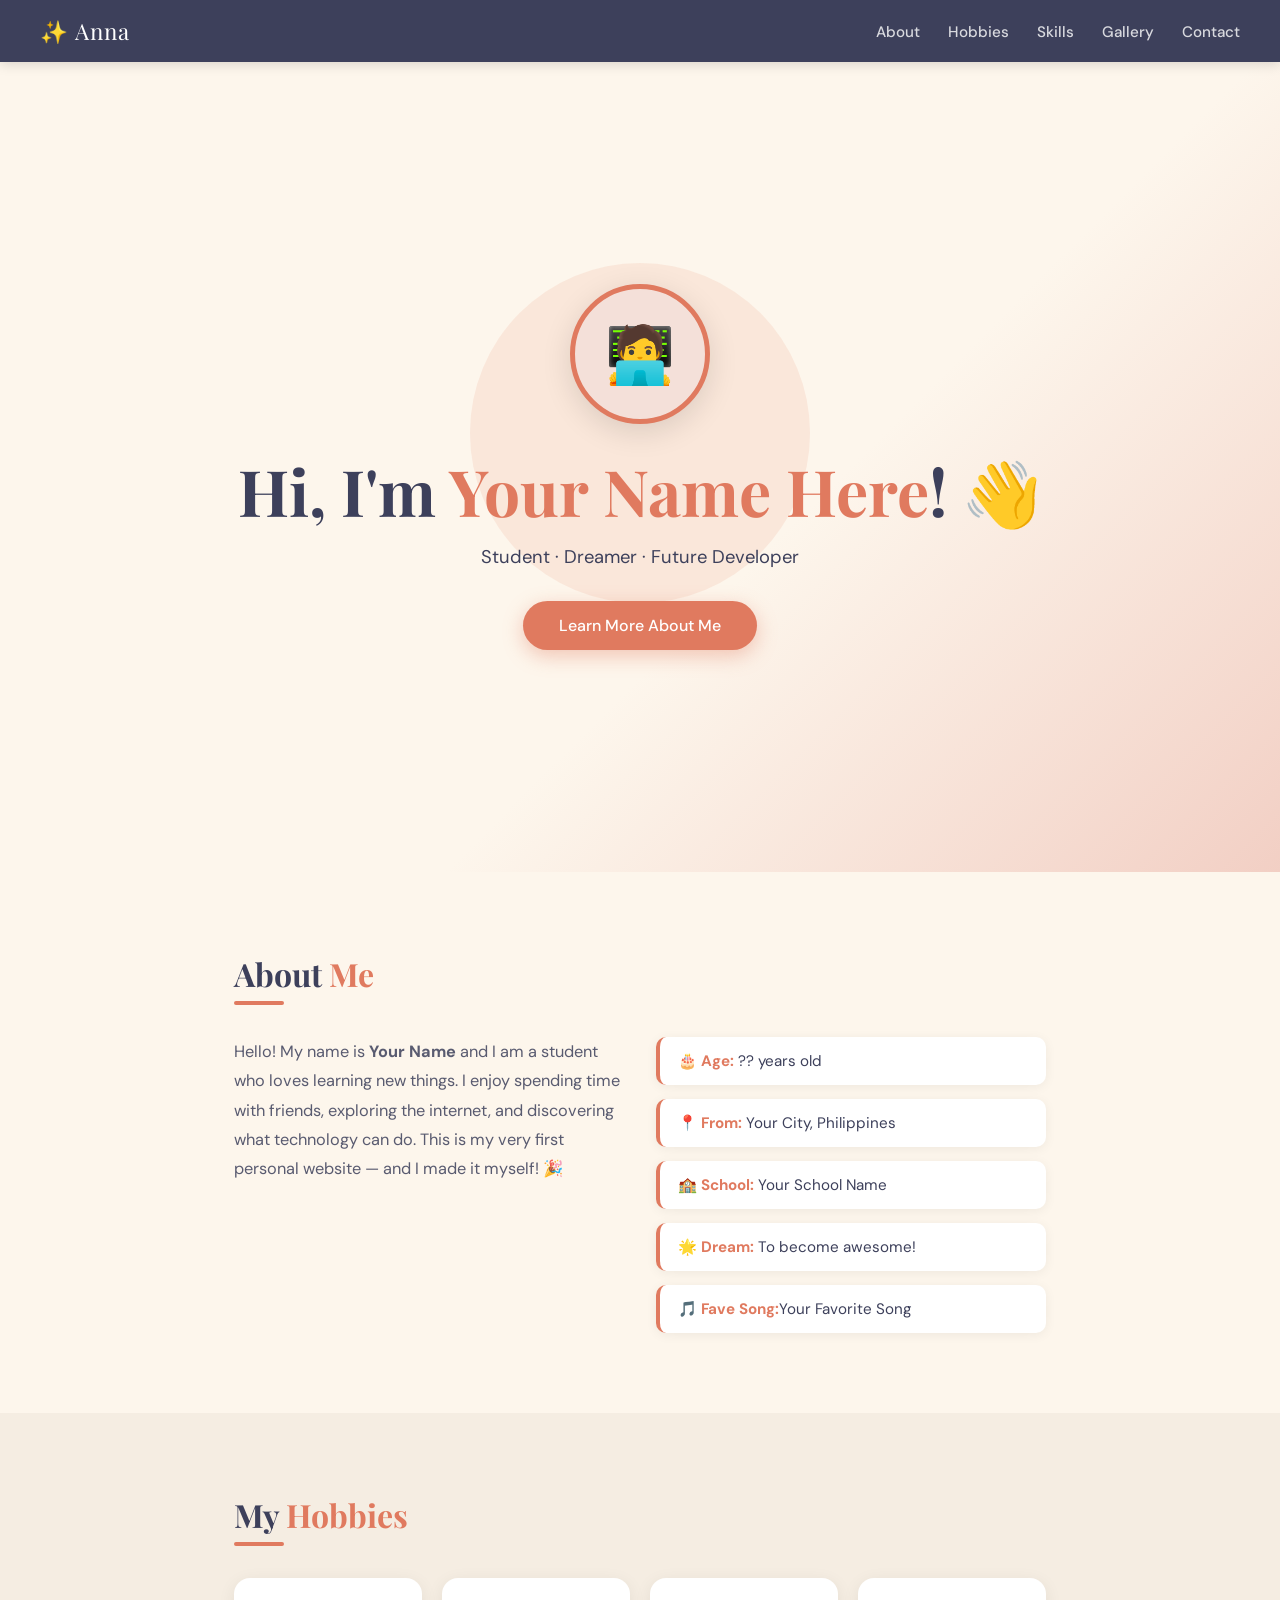
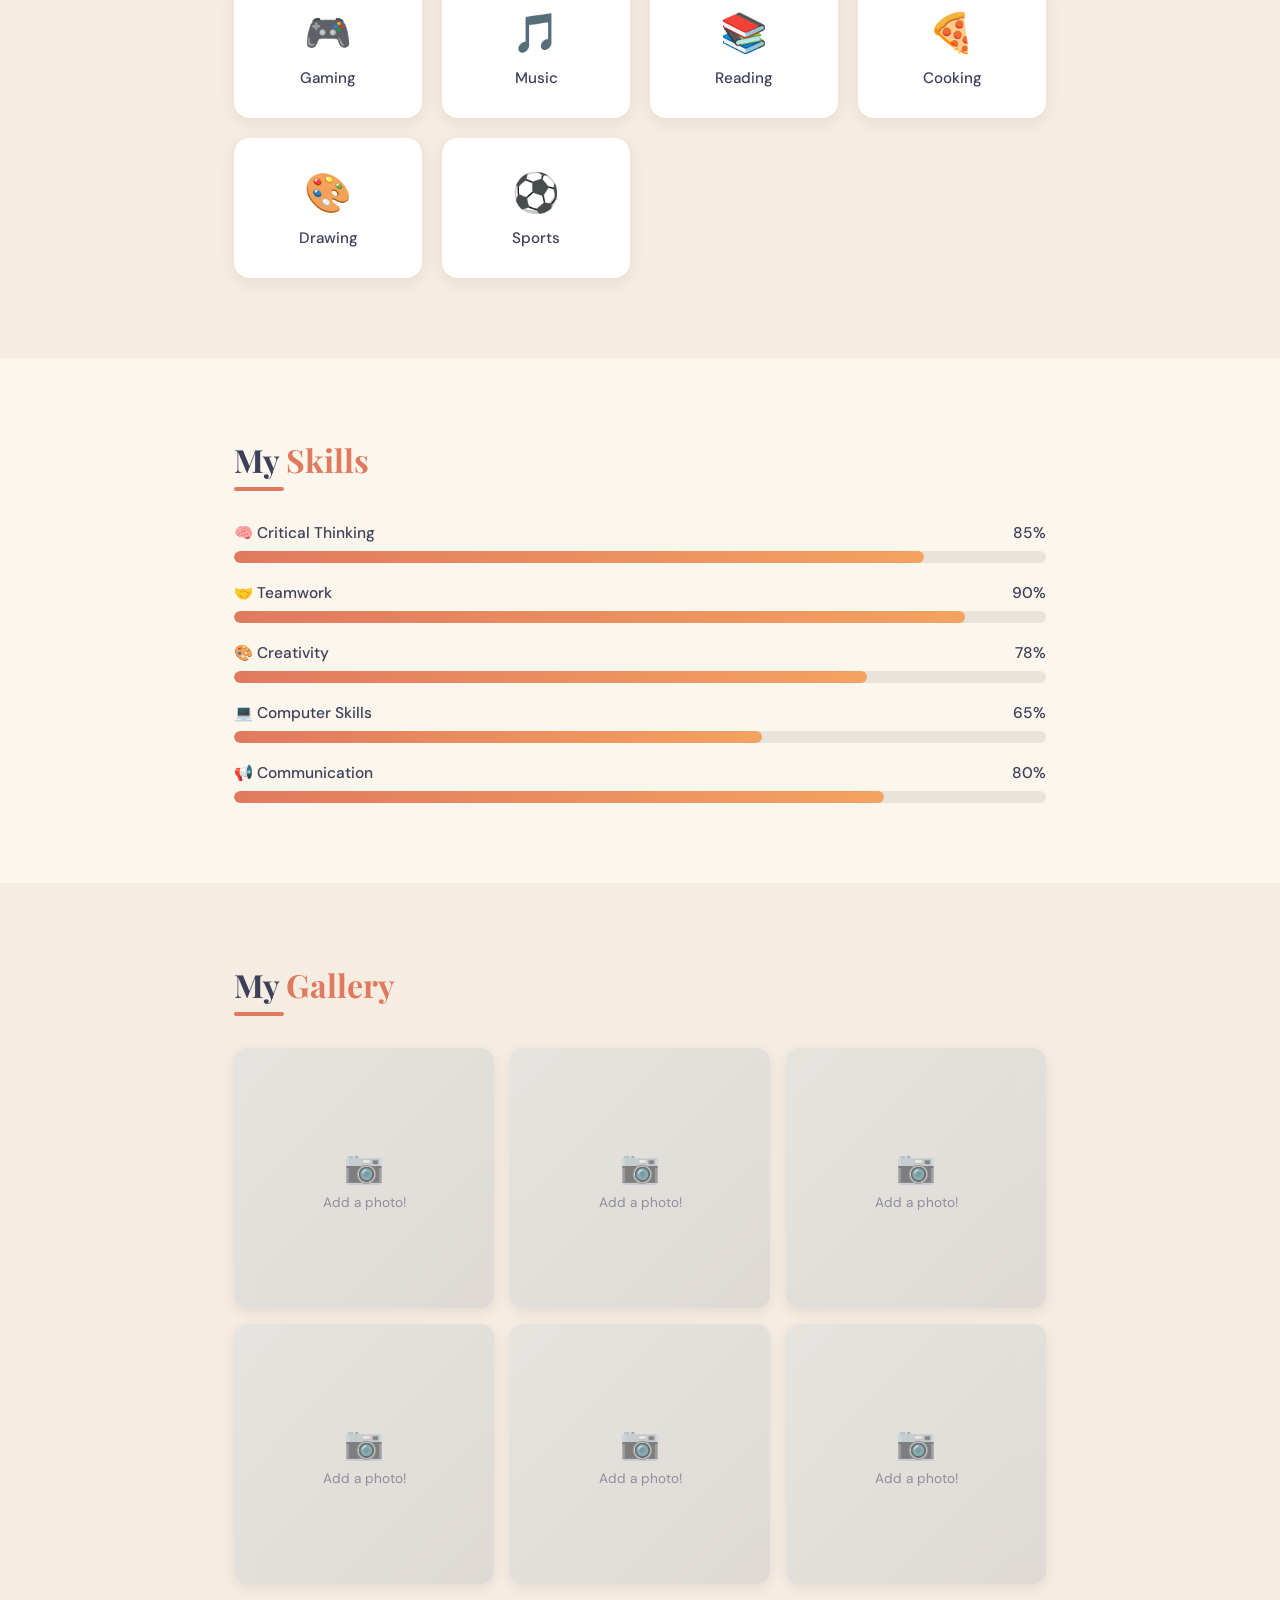
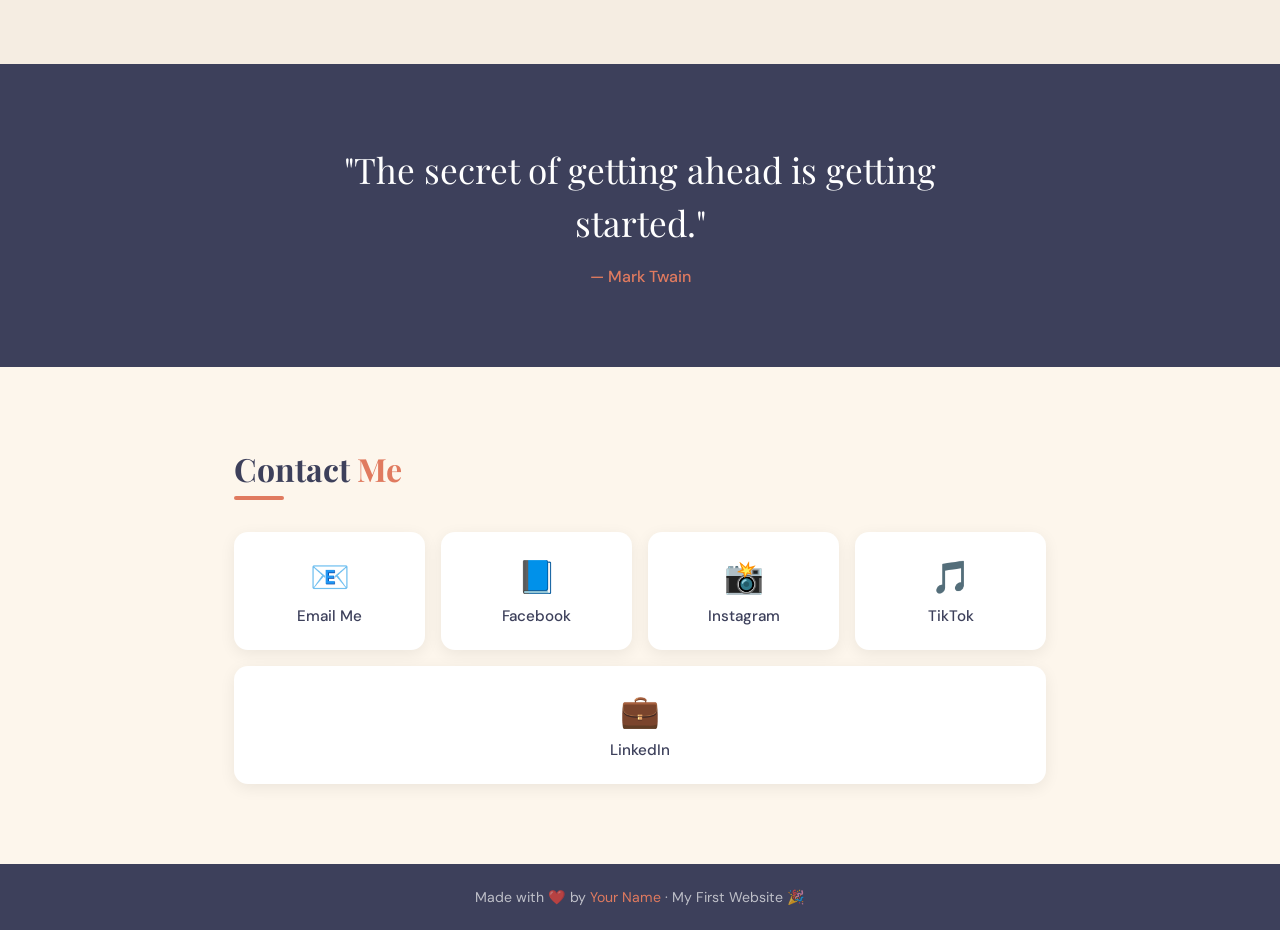
<file: personal web/index.html>
<!DOCTYPE html>
<html lang="en">
<head>
  <meta charset="UTF-8" />
  <meta name="viewport" content="width=device-width, initial-scale=1.0"/>

 
  <title>My website</title>  <!-- Change "My website" to your own title! -->

  <!-- Google Fonts — the pretty fonts used on this page -->
  <link href="https://fonts.googleapis.com/css2?family=Playfair+Display:wght@700&family=DM+Sans:wght@400;500&display=swap" rel="stylesheet"/>

  <!-- 🎨 This links to your CSS file (style.css) — that's where colors & design live -->
  <link rel="stylesheet" href="style.css"/>
</head>

<body>

  <!-- ============================================================
       🔝 NAVIGATION BAR
         Change "✨ My Website" to your own website name!
       ============================================================ -->
  <nav>
    <div class="nav-logo">✨ Anna</div>
    <div class="nav-links">
      <a href="#about">About</a>
      <a href="#hobbies">Hobbies</a>
      <a href="#skills">Skills</a>
      <a href="#gallery">Gallery</a>
      <a href="#contact">Contact</a>
    </div>
  </nav>


  <!-- ============================================================
       🌟 HERO SECTION — The big intro at the top
         You can replace the emoji avatar with a real photo:
           <img class="avatar" src="YOUR_PHOTO_URL" alt="My Photo">
       ============================================================ -->
  <section class="hero">

    <!-- Profile picture (emoji for now — swap with a real photo!) -->
    <div class="avatar" style="display:flex; align-items:center; justify-content:center; background:#f4e0d9; font-size:3.5rem;">🧑‍💻</div>

    <h1>Hi, I'm <span id="hero-name">Your Name Here</span>! 👋</h1>
    <p class="tagline" id="hero-tagline">Student · Dreamer · Future Developer</p>
    <button class="hero-btn" onclick="scrollToSection('about')">Learn More About Me</button>

  </section>


  <!-- ============================================================
       👤 ABOUT ME SECTION
         Edit the text, facts, and details below!
       ============================================================ -->
  <section class="section fade-in" id="about">
    <h2 class="section-title">About <span>Me</span></h2>
    <div class="divider"></div>

    <div class="about-grid">

      <!--  Your bio paragraph (also editable in script.js!) -->
      <div class="about-text">
        <p id="about-text">
          Hello! My name is <strong>Your Name</strong> and I am a student who loves learning
          new things. I enjoy spending time with friends, exploring the internet, and discovering
          what technology can do. This is my very first personal website — and I made it myself! 🎉
        </p>
      </div>

      <!--  Your fun facts (also editable in script.js!) -->
      <div class="fun-facts">
        <div class="fact-card">🎂 <strong>Age:</strong>      <span id="fact-age">?? years old</span></div>
        <div class="fact-card">📍 <strong>From:</strong>     <span id="fact-location">Your City, Philippines</span></div>
        <div class="fact-card">🏫 <strong>School:</strong>   <span id="fact-school">Your School Name</span></div>
        <div class="fact-card">🌟 <strong>Dream:</strong>    <span id="fact-dream">To become awesome!</span></div>
        <div class="fact-card">🎵 <strong>Fave Song:</strong><span id="fact-song">Your Favorite Song</span></div>
      </div>

    </div>
  </section>


  <!-- ============================================================
       🎯 HOBBIES SECTION
         Change the emoji and label inside each hobby card!
           To add a new hobby: copy one <div class="hobby-card"> block and paste it.
           To remove a hobby: delete one <div class="hobby-card"> block.
           Click a card to randomly change its emoji! (Try it!)
       ============================================================ -->
  <section class="section fade-in" id="hobbies" style="background: #f5ede2; max-width:100%; padding: 80px 0;">
    <div style="max-width:860px; margin:0 auto; padding: 0 24px;">
      <h2 class="section-title">My <span>Hobbies</span></h2>
      <div class="divider"></div>

      <div class="hobbies-grid">

        <div class="hobby-card">
          <div class="hobby-icon">🎮</div>
          <div class="hobby-label">Gaming</div>
        </div>

        <div class="hobby-card">
          <div class="hobby-icon">🎵</div>
          <div class="hobby-label">Music</div>
        </div>

        <div class="hobby-card">
          <div class="hobby-icon">📚</div>
          <div class="hobby-label">Reading</div>
        </div>

        <div class="hobby-card">
          <div class="hobby-icon">🍕</div>
          <div class="hobby-label">Cooking</div>
        </div>

        <div class="hobby-card">
          <div class="hobby-icon">🎨</div>
          <div class="hobby-label">Drawing</div>
        </div>

        <div class="hobby-card">
          <div class="hobby-icon">⚽</div>
          <div class="hobby-label">Sports</div>
        </div>

      </div>
    </div>
  </section>


  <!-- ============================================================
       📊 SKILLS SECTION
         Change the skill name and data-level (0 to 100) for each bar.
           data-level="75" means 75% skill level.
           To add a skill: copy one <div class="skill-item"> block and paste it.
       ============================================================ -->
  <section class="section fade-in" id="skills">
    <h2 class="section-title">My <span>Skills</span></h2>
    <div class="divider"></div>

    <div class="skills-list">

      <div class="skill-item">
        <label><span>🧠 Critical Thinking</span><span>85%</span></label>
        <div class="skill-bar-bg"><div class="skill-bar-fill" data-level="85"></div></div>
      </div>

      <div class="skill-item">
        <label><span>🤝 Teamwork</span><span>90%</span></label>
        <div class="skill-bar-bg"><div class="skill-bar-fill" data-level="90"></div></div>
      </div>

      <div class="skill-item">
        <label><span>🎨 Creativity</span><span>78%</span></label>
        <div class="skill-bar-bg"><div class="skill-bar-fill" data-level="78"></div></div>
      </div>

      <div class="skill-item">
        <label><span>💻 Computer Skills</span><span>65%</span></label>
        <div class="skill-bar-bg"><div class="skill-bar-fill" data-level="65"></div></div>
      </div>

      <div class="skill-item">
        <label><span>📢 Communication</span><span>80%</span></label>
        <div class="skill-bar-bg"><div class="skill-bar-fill" data-level="80"></div></div>
      </div>

    </div>
  </section>


  <!-- ============================================================
       🖼️ GALLERY SECTION
         To add a real photo, replace the inside of a .gallery-item with:
           <img src="YOUR_IMAGE_URL" alt="Description of photo">
       ============================================================ -->
  <section class="section fade-in" id="gallery" style="background: #f5ede2; max-width:100%; padding: 80px 0;">
    <div style="max-width:860px; margin:0 auto; padding: 0 24px;">
      <h2 class="section-title">My <span>Gallery</span></h2>
      <div class="divider"></div>

      <div class="gallery-grid">

        <div class="gallery-item">
          <div class="gallery-placeholder"><span>📷</span>Add a photo!</div>
        </div>

        <div class="gallery-item">
          <div class="gallery-placeholder"><span>📷</span>Add a photo!</div>
        </div>

        <div class="gallery-item">
          <div class="gallery-placeholder"><span>📷</span>Add a photo!</div>
        </div>

        <div class="gallery-item">
          <div class="gallery-placeholder"><span>📷</span>Add a photo!</div>
        </div>

        <div class="gallery-item">
          <div class="gallery-placeholder"><span>📷</span>Add a photo!</div>
        </div>

        <div class="gallery-item">
          <div class="gallery-placeholder"><span>📷</span>Add a photo!</div>
        </div>

      </div>
    </div>
  </section>


  <!-- ============================================================
       💬 FAVORITE QUOTE SECTION
         Change the quote and author (also editable in script.js!)
       ============================================================ -->
  <section class="quote-section fade-in">
    <p class="quote-text" id="fav-quote">
      "The secret of getting ahead is getting started."
    </p>
    <p class="quote-author" id="quote-author">— Mark Twain</p>
  </section>


  <!-- ============================================================
       📬 CONTACT / SOCIAL LINKS SECTION
         Replace # with your real social media links!
           For email use: href="mailto:youremail@example.com"
       ============================================================ -->
  <section class="section fade-in" id="contact">
    <h2 class="section-title">Contact <span>Me</span></h2>
    <div class="divider"></div>

    <div class="contact-cards">

      <a class="contact-card" href="mailto:youremail@example.com">
        <div class="contact-icon">📧</div>
        Email Me
      </a>

      <a class="contact-card" href="#" target="_blank">
        <div class="contact-icon">📘</div>
        Facebook
      </a>

      <a class="contact-card" href="#" target="_blank">
        <div class="contact-icon">📸</div>
        Instagram
      </a>

      <a class="contact-card" href="#" target="_blank">
        <div class="contact-icon">🎵</div>
        TikTok
      </a>

      <a class="contact-card" href="#" target="_blank">
        <div class="contact-icon">💼</div>
        LinkedIn
      </a>

    </div>
  </section>


  <!-- ============================================================
       🦶 FOOTER
         Change "Your Name" below (also editable in script.js!)
       ============================================================ -->
  <footer>
    Made with ❤️ by <span id="footer-name">Your Name</span> · My First Website 🎉
  </footer>


  <!-- ⚙️ This links to your JavaScript file (script.js) — that's where the magic happens! -->
  <script src="script.js"></script>

</body>
</html>
</file>
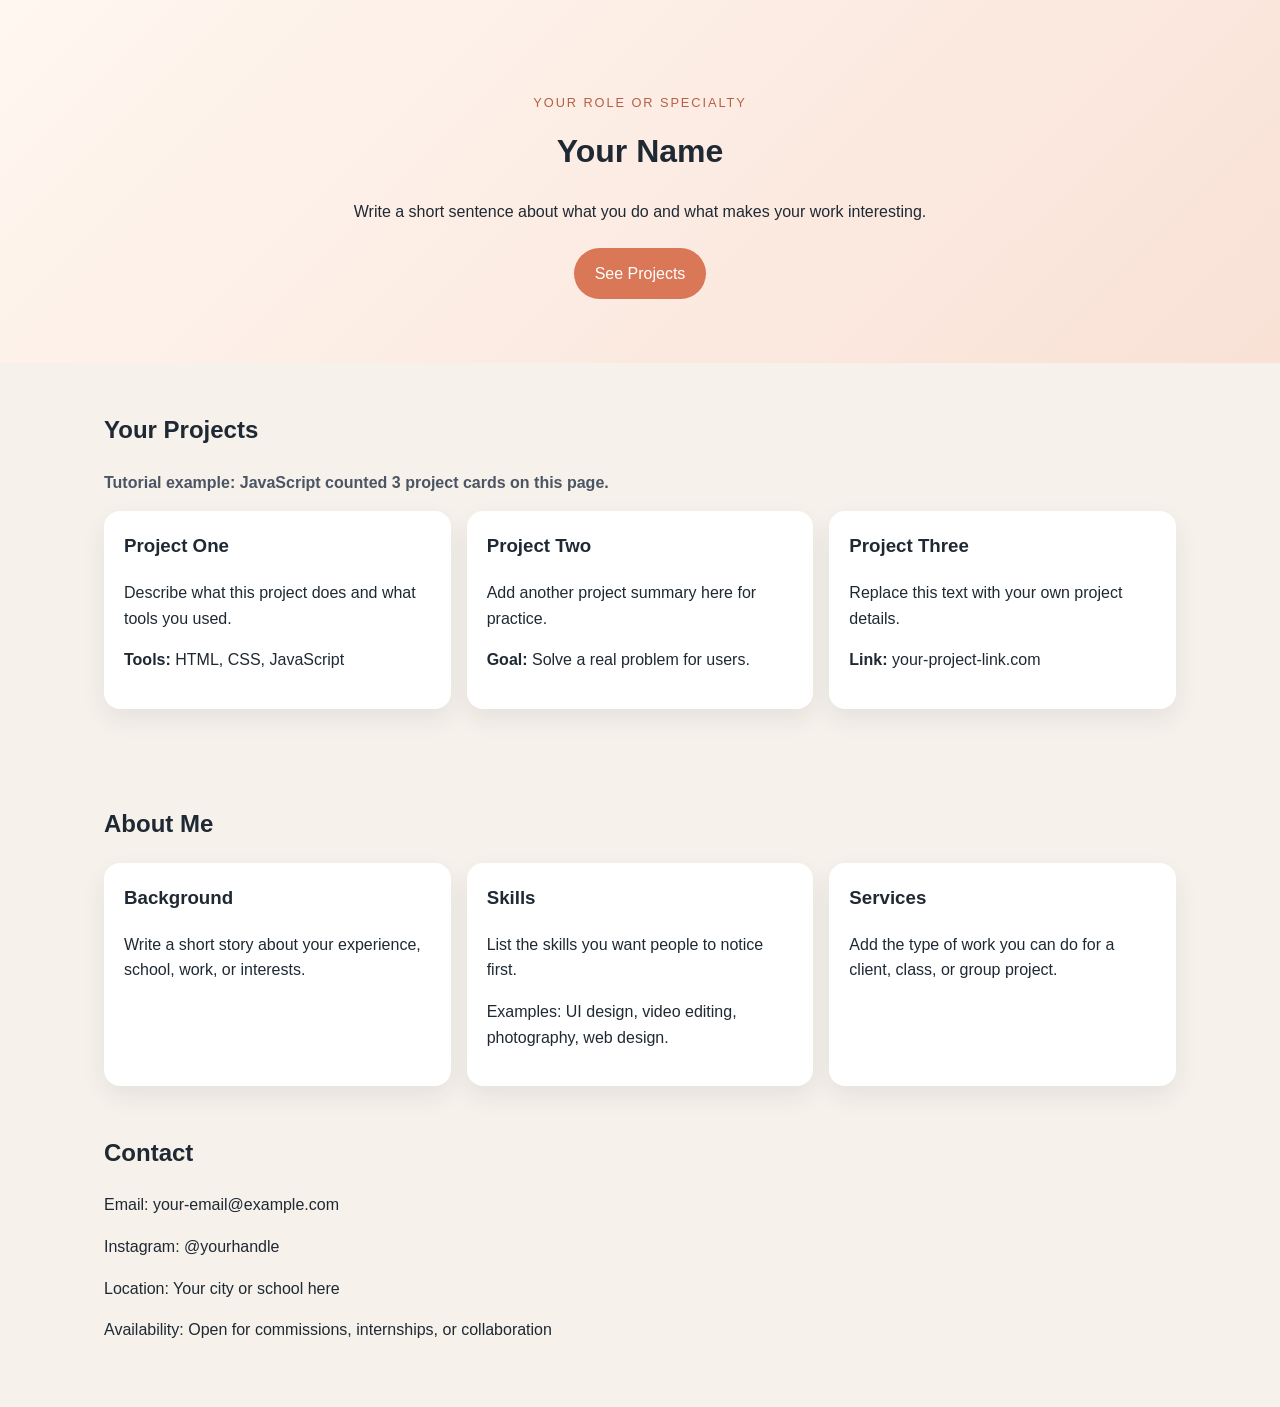
<file: activity/01-portfolio/index.html>
<!doctype html>
<html lang="en">
<head>
  <meta charset="UTF-8" />
  <meta name="viewport" content="width=device-width, initial-scale=1.0" />
  <title>Your Portfolio</title>
  <!-- This file connects your HTML structure to the CSS design. -->
  <link rel="stylesheet" href="styles.css" />
</head>
<body>
  <!-- Hero section: change this text first to introduce yourself. -->
  <header class="hero">
    <p class="eyebrow">Your role or specialty</p>
    <h1>Your Name</h1>
    <p class="intro">Write a short sentence about what you do and what makes your work interesting.</p>
    <a class="button" href="#projects">See Projects</a>
  </header>

  <main>
    <!-- Projects section: duplicate or remove cards as needed. -->
    <section class="section" id="projects">
      <h2>Your Projects</h2>
      <div class="grid">
        <article class="card">
          <h3>Project One</h3>
          <p>Describe what this project does and what tools you used.</p>
          <p><strong>Tools:</strong> HTML, CSS, JavaScript</p>
        </article>
        <article class="card">
          <h3>Project Two</h3>
          <p>Add another project summary here for practice.</p>
          <p><strong>Goal:</strong> Solve a real problem for users.</p>
        </article>
        <article class="card">
          <h3>Project Three</h3>
          <p>Replace this text with your own project details.</p>
          <p><strong>Link:</strong> your-project-link.com</p>
        </article>
      </div>
    </section>

    <section class="section">
      <h2>About Me</h2>
      <div class="grid">
        <article class="card">
          <h3>Background</h3>
          <p>Write a short story about your experience, school, work, or interests.</p>
        </article>
        <article class="card">
          <h3>Skills</h3>
          <p>List the skills you want people to notice first.</p>
          <p>Examples: UI design, video editing, photography, web design.</p>
        </article>
        <article class="card">
          <h3>Services</h3>
          <p>Add the type of work you can do for a client, class, or group project.</p>
        </article>
      </div>
    </section>

  <!-- Contact section: replace with your real contact details. -->
    <section class="section contact">
      <h2>Contact</h2>
      <p>Email: your-email@example.com</p>
      <p>Instagram: @yourhandle</p>
      <p>Location: Your city or school here</p>
      <p>Availability: Open for commissions, internships, or collaboration</p>
    </section>
  </main>
  <!-- This page also uses a beginner-friendly JavaScript file. -->
  <script src="script.js"></script>
</body>
</html>
</file>
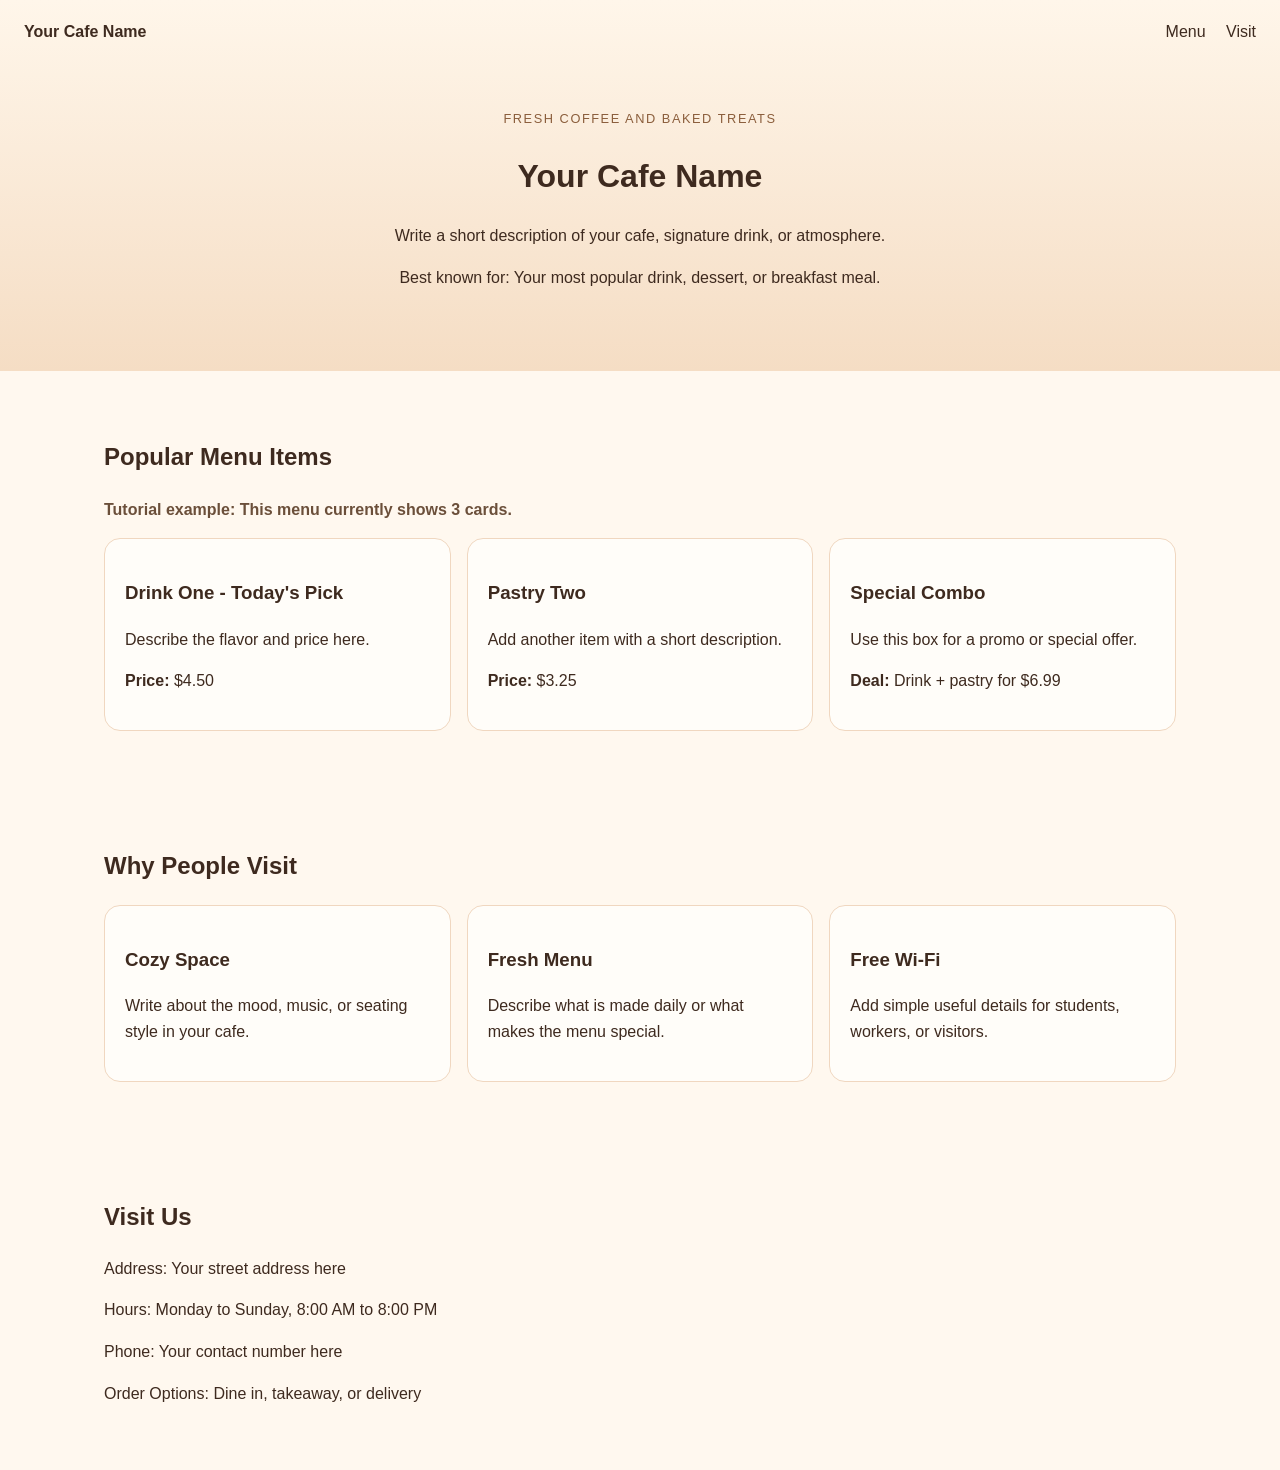
<file: activity/02-cafe/index.html>
<!doctype html>
<html lang="en">
<head>
  <meta charset="UTF-8" />
  <meta name="viewport" content="width=device-width, initial-scale=1.0" />
  <title>Your Cafe</title>
  <!-- This file connects your cafe page layout to the CSS file. -->
  <link rel="stylesheet" href="styles.css" />
</head>
<body>
  <!-- Header section with the cafe name and simple navigation links. -->
  <header class="hero">
    <nav class="nav">
      <strong>Your Cafe Name</strong>
      <div>
        <a href="#menu">Menu</a>
        <a href="#visit">Visit</a>
      </div>
    </nav>
    <div class="hero-copy">
      <p class="eyebrow">Fresh coffee and baked treats</p>
      <h1>Your Cafe Name</h1>
      <p>Write a short description of your cafe, signature drink, or atmosphere.</p>
      <p>Best known for: Your most popular drink, dessert, or breakfast meal.</p>
    </div>
  </header>

  <main>
    <!-- Menu section: edit these cards to show your drinks or food items. -->
    <section class="section" id="menu">
      <h2>Popular Menu Items</h2>
      <div class="grid">
        <article class="card">
          <h3>Drink One</h3>
          <p>Describe the flavor and price here.</p>
          <p><strong>Price:</strong> $4.50</p>
        </article>
        <article class="card">
          <h3>Pastry Two</h3>
          <p>Add another item with a short description.</p>
          <p><strong>Price:</strong> $3.25</p>
        </article>
        <article class="card">
          <h3>Special Combo</h3>
          <p>Use this box for a promo or special offer.</p>
          <p><strong>Deal:</strong> Drink + pastry for $6.99</p>
        </article>
      </div>
    </section>

    <section class="section">
      <h2>Why People Visit</h2>
      <div class="grid">
        <article class="card">
          <h3>Cozy Space</h3>
          <p>Write about the mood, music, or seating style in your cafe.</p>
        </article>
        <article class="card">
          <h3>Fresh Menu</h3>
          <p>Describe what is made daily or what makes the menu special.</p>
        </article>
        <article class="card">
          <h3>Free Wi-Fi</h3>
          <p>Add simple useful details for students, workers, or visitors.</p>
        </article>
      </div>
    </section>

  <!-- Visit section: update the address and opening hours here. -->
    <section class="section" id="visit">
      <h2>Visit Us</h2>
      <p>Address: Your street address here</p>
      <p>Hours: Monday to Sunday, 8:00 AM to 8:00 PM</p>
      <p>Phone: Your contact number here</p>
      <p>Order Options: Dine in, takeaway, or delivery</p>
    </section>
  </main>
  <!-- This page also uses a beginner-friendly JavaScript file. -->
  <script src="script.js"></script>
</body>
</html>
</file>
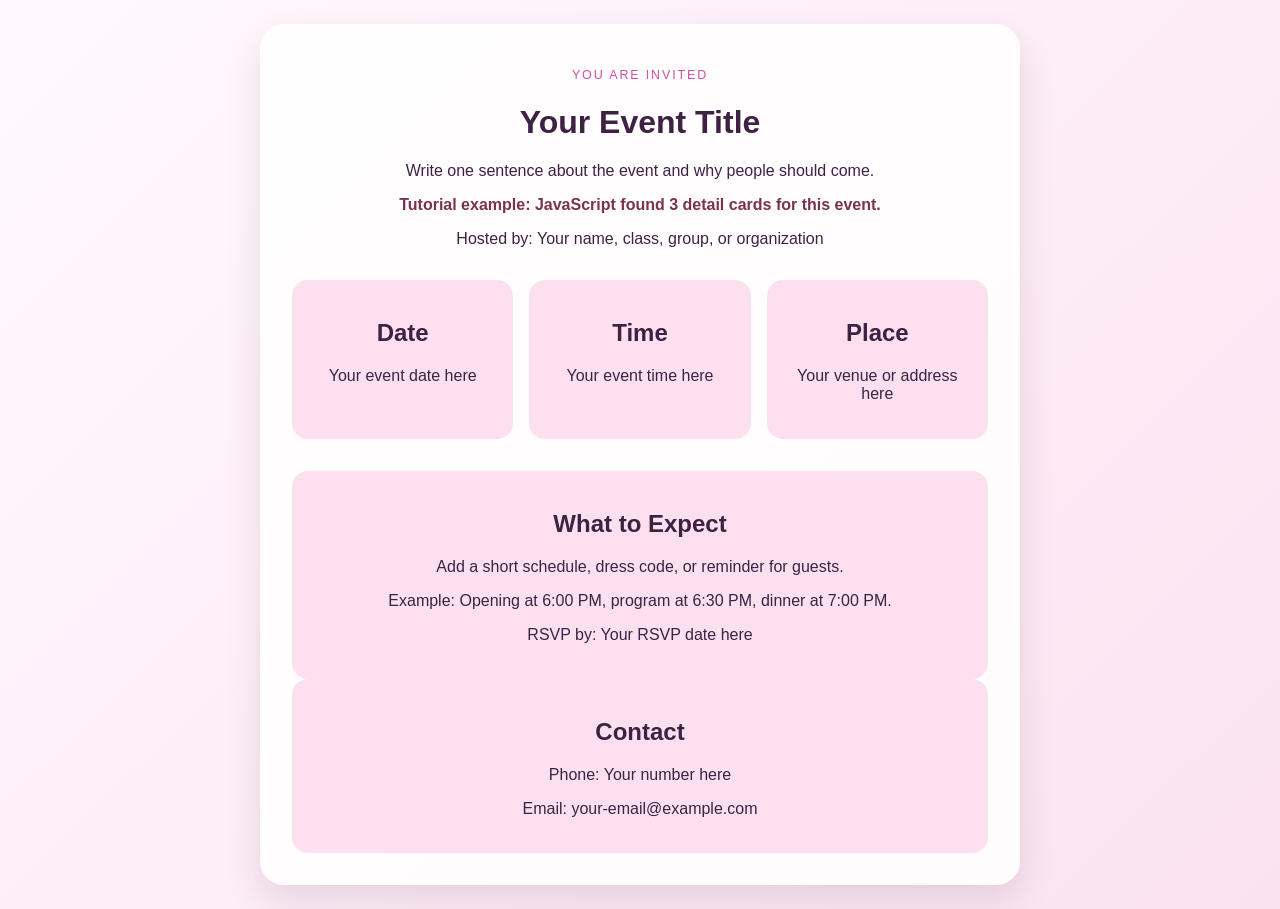
<file: activity/05-event-invite/index.html>
<!doctype html>
<html lang="en">
<head>
  <meta charset="UTF-8" />
  <meta name="viewport" content="width=device-width, initial-scale=1.0" />
  <title>Your Event</title>
  <!-- This file connects the invitation content to its CSS file. -->
  <link rel="stylesheet" href="styles.css" />
</head>
<body>
  <!-- Main invitation card: edit this section with your event details. -->
  <main class="invite">
    <p class="eyebrow">You are invited</p>
    <h1>Your Event Title</h1>
    <p class="lead">Write one sentence about the event and why people should come.</p>
    <p>Hosted by: Your name, class, group, or organization</p>

    <!-- Event details: update date, time, and place here. -->
    <section class="details">
      <div class="detail-card">
        <h2>Date</h2>
        <p>Your event date here</p>
      </div>
      <div class="detail-card">
        <h2>Time</h2>
        <p>Your event time here</p>
      </div>
      <div class="detail-card">
        <h2>Place</h2>
        <p>Your venue or address here</p>
      </div>
    </section>

  <!-- Notes section: add reminders, a short program, or dress code. -->
    <section class="notes">
      <h2>What to Expect</h2>
      <p>Add a short schedule, dress code, or reminder for guests.</p>
      <p>Example: Opening at 6:00 PM, program at 6:30 PM, dinner at 7:00 PM.</p>
      <p>RSVP by: Your RSVP date here</p>
    </section>

    <section class="notes">
      <h2>Contact</h2>
      <p>Phone: Your number here</p>
      <p>Email: your-email@example.com</p>
    </section>
  </main>
  <!-- This page also uses a beginner-friendly JavaScript file. -->
  <script src="script.js"></script>
</body>
</html>
</file>
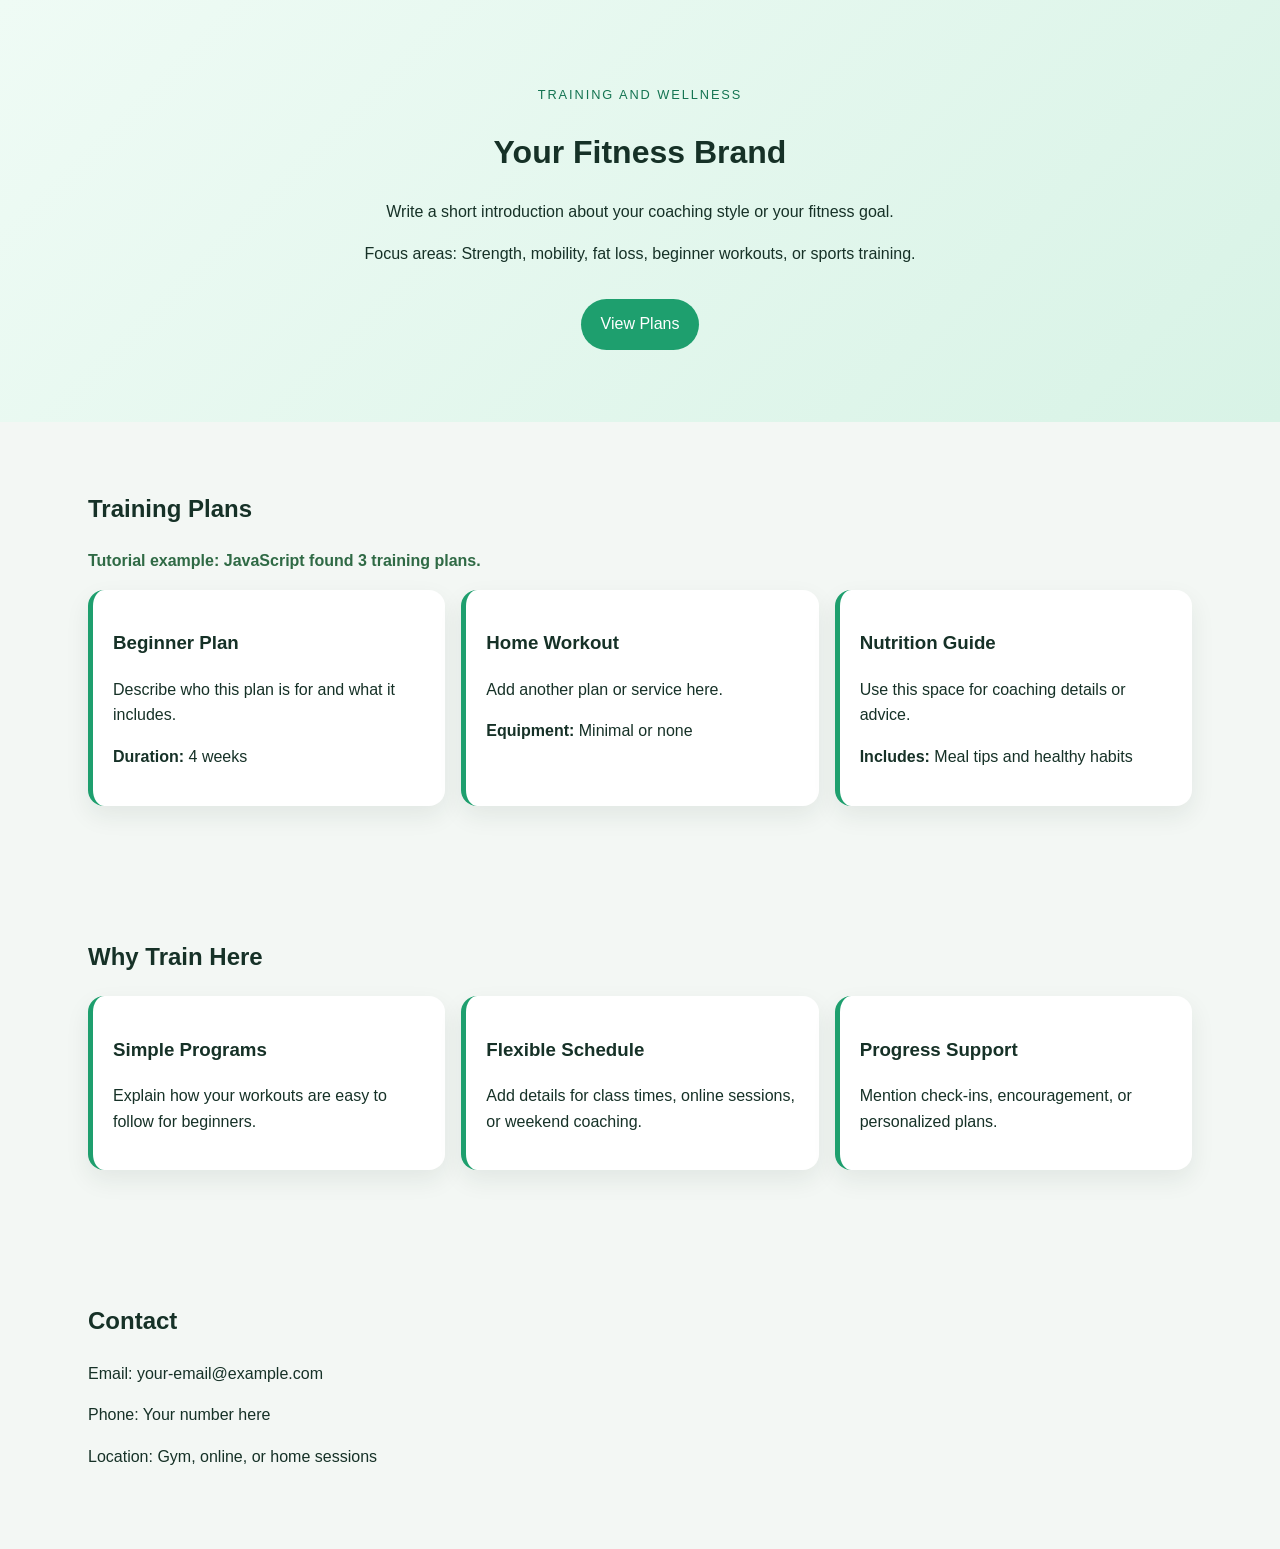
<file: activity/06-fitness-coach/index.html>
<!doctype html>
<html lang="en">
<head>
  <meta charset="UTF-8" />
  <meta name="viewport" content="width=device-width, initial-scale=1.0" />
  <title>Your Fitness Site</title>
  <!-- This file connects your fitness page structure to the CSS file. -->
  <link rel="stylesheet" href="styles.css" />
</head>
<body>
  <!-- Hero section: introduce your coaching brand or fitness focus. -->
  <header class="hero">
    <div>
      <p class="eyebrow">Training and wellness</p>
      <h1>Your Fitness Brand</h1>
      <p>Write a short introduction about your coaching style or your fitness goal.</p>
      <p>Focus areas: Strength, mobility, fat loss, beginner workouts, or sports training.</p>
      <a class="button" href="#plans">View Plans</a>
    </div>
  </header>

  <main>
    <!-- Plans section: edit these cards to list services or workout programs. -->
    <section class="section" id="plans">
      <h2>Training Plans</h2>
      <div class="grid">
        <article class="card">
          <h3>Beginner Plan</h3>
          <p>Describe who this plan is for and what it includes.</p>
          <p><strong>Duration:</strong> 4 weeks</p>
        </article>
        <article class="card">
          <h3>Home Workout</h3>
          <p>Add another plan or service here.</p>
          <p><strong>Equipment:</strong> Minimal or none</p>
        </article>
        <article class="card">
          <h3>Nutrition Guide</h3>
          <p>Use this space for coaching details or advice.</p>
          <p><strong>Includes:</strong> Meal tips and healthy habits</p>
        </article>
      </div>
    </section>

    <section class="section">
      <h2>Why Train Here</h2>
      <div class="grid">
        <article class="card">
          <h3>Simple Programs</h3>
          <p>Explain how your workouts are easy to follow for beginners.</p>
        </article>
        <article class="card">
          <h3>Flexible Schedule</h3>
          <p>Add details for class times, online sessions, or weekend coaching.</p>
        </article>
        <article class="card">
          <h3>Progress Support</h3>
          <p>Mention check-ins, encouragement, or personalized plans.</p>
        </article>
      </div>
    </section>

    <section class="section">
      <h2>Contact</h2>
      <p>Email: your-email@example.com</p>
      <p>Phone: Your number here</p>
      <p>Location: Gym, online, or home sessions</p>
    </section>
  </main>
  <!-- This page also uses a beginner-friendly JavaScript file. -->
  <script src="script.js"></script>
</body>
</html>
</file>
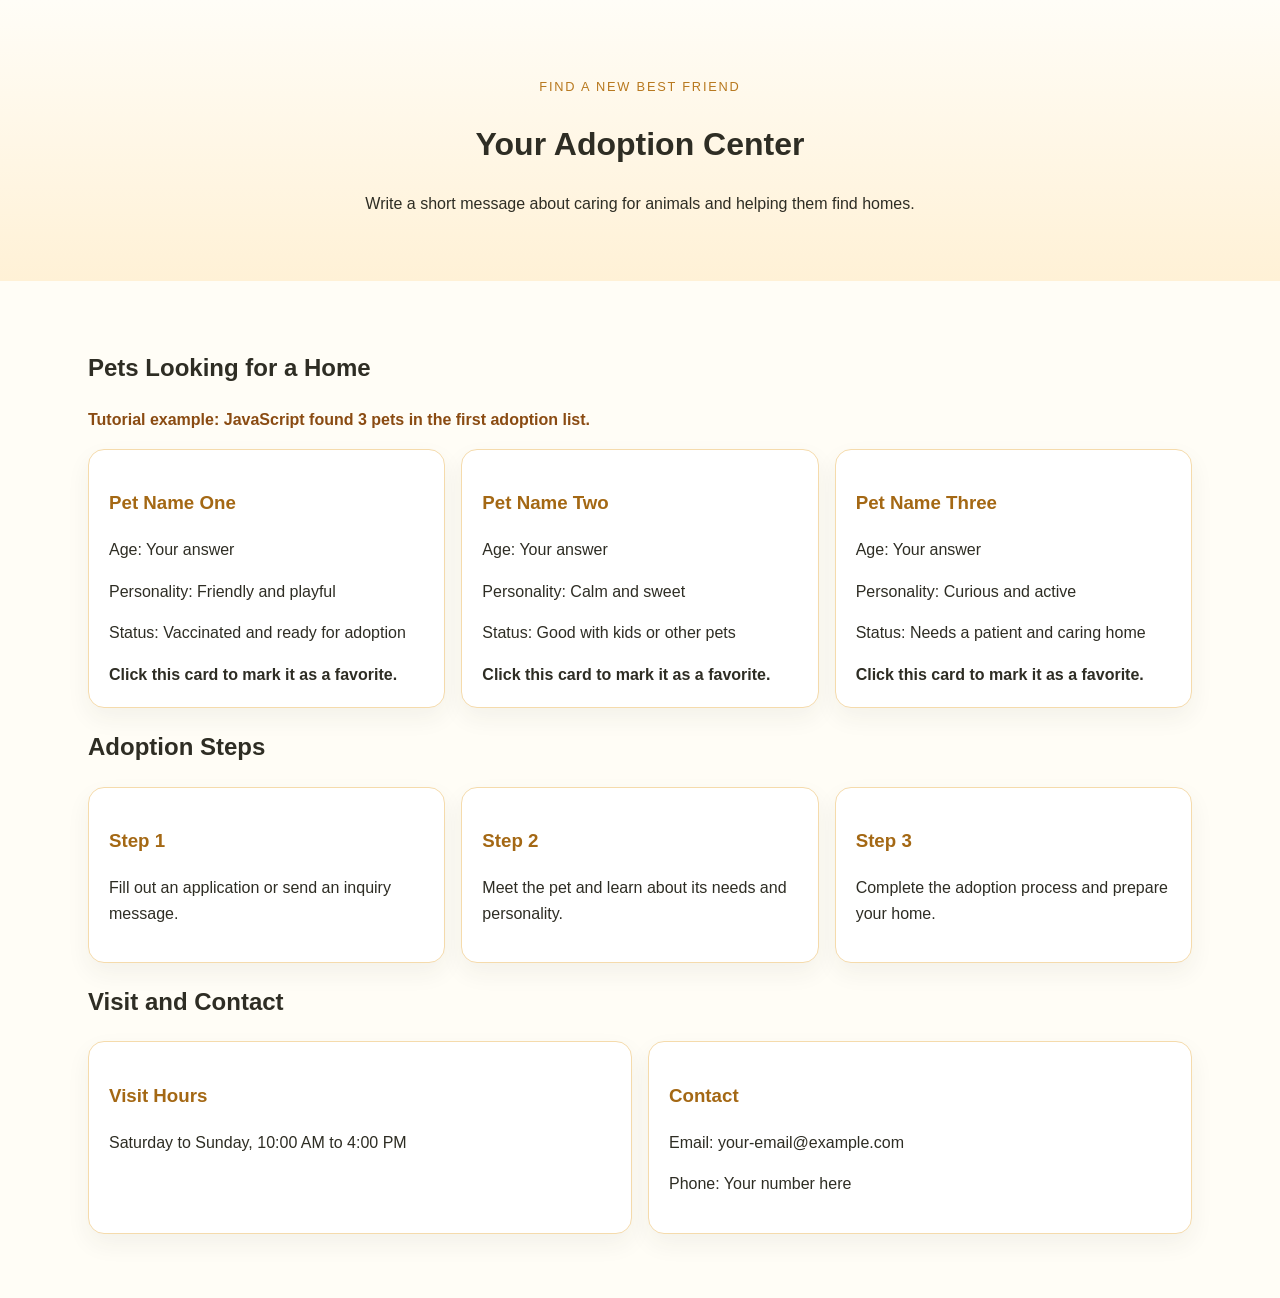
<file: activity/07-pet-adoption/index.html>
<!doctype html>
<html lang="en">
<head>
  <meta charset="UTF-8" />
  <meta name="viewport" content="width=device-width, initial-scale=1.0" />
  <title>Your Pet Adoption Page</title>
  <!-- This file connects your adoption page content to the CSS file. -->
  <link rel="stylesheet" href="styles.css" />
</head>
<body>
  <!-- Intro section: explain the purpose of the adoption page here. -->
  <header class="hero">
    <p class="eyebrow">Find a new best friend</p>
    <h1>Your Adoption Center</h1>
    <p>Write a short message about caring for animals and helping them find homes.</p>
  </header>

  <!-- Pet cards: duplicate or edit these cards for different animals. -->
  <main class="section">
    <h2>Pets Looking for a Home</h2>
    <div class="grid">
      <article class="card">
        <h3>Pet Name One</h3>
        <p>Age: Your answer</p>
        <p>Personality: Friendly and playful</p>
        <p>Status: Vaccinated and ready for adoption</p>
      </article>
      <article class="card">
        <h3>Pet Name Two</h3>
        <p>Age: Your answer</p>
        <p>Personality: Calm and sweet</p>
        <p>Status: Good with kids or other pets</p>
      </article>
      <article class="card">
        <h3>Pet Name Three</h3>
        <p>Age: Your answer</p>
        <p>Personality: Curious and active</p>
        <p>Status: Needs a patient and caring home</p>
      </article>
    </div>

    <h2>Adoption Steps</h2>
    <div class="grid">
      <article class="card">
        <h3>Step 1</h3>
        <p>Fill out an application or send an inquiry message.</p>
      </article>
      <article class="card">
        <h3>Step 2</h3>
        <p>Meet the pet and learn about its needs and personality.</p>
      </article>
      <article class="card">
        <h3>Step 3</h3>
        <p>Complete the adoption process and prepare your home.</p>
      </article>
    </div>

    <h2>Visit and Contact</h2>
    <div class="grid">
      <article class="card">
        <h3>Visit Hours</h3>
        <p>Saturday to Sunday, 10:00 AM to 4:00 PM</p>
      </article>
      <article class="card">
        <h3>Contact</h3>
        <p>Email: your-email@example.com</p>
        <p>Phone: Your number here</p>
      </article>
    </div>
  </main>
  <!-- This page also uses a beginner-friendly JavaScript file. -->
  <script src="script.js"></script>
</body>
</html>
</file>
<file: personal web/style.css>
/* ============================================================
   🎨 SECTION 1: COLORS — Change these to your favorite colors!
   ============================================================ */
:root {
  --bg-color: #fdf6ec;           /* Page background */
  --card-color: #ffffff;         /* Card / box background */
  --primary-color: #e07a5f;      /* Main accent color (buttons, highlights) */
  --secondary-color: #3d405b;    /* Text and border color */
  --heading-font: 'Playfair Display', serif;
  --body-font: 'DM Sans', sans-serif;
}

/* ============================================================
     SECTION 2: GENERAL STYLE — Fonts, backgrounds, spacing
   ============================================================ */
* { margin: 0; padding: 0; box-sizing: border-box; }

body {
  background-color: var(--bg-color);
  font-family: var(--body-font);
  color: var(--secondary-color);
}

/* ============================================================
   🔝 SECTION 3: NAVIGATION BAR
   ============================================================ */
nav {
  background-color: var(--secondary-color);
  padding: 16px 40px;
  display: flex;
  justify-content: space-between;
  align-items: center;
  position: sticky;
  top: 0;
  z-index: 100;
  box-shadow: 0 2px 12px rgba(0,0,0,0.15);
}

.nav-logo {
  font-family: var(--heading-font);
  font-size: 1.4rem;
  color: #fff;
  letter-spacing: 1px;
}

.nav-links a {
  color: #ffffffcc;
  text-decoration: none;
  margin-left: 24px;
  font-size: 0.95rem;
  font-weight: 500;
  transition: color 0.2s;
}

.nav-links a:hover { color: var(--primary-color); }

/* ============================================================
   🌟 SECTION 4: HERO / INTRO SECTION
   ============================================================ */
.hero {
  min-height: 90vh;
  display: flex;
  flex-direction: column;
  justify-content: center;
  align-items: center;
  text-align: center;
  padding: 60px 20px;
  background: linear-gradient(135deg, var(--bg-color) 60%, #f2cfc4 100%);
  position: relative;
  overflow: hidden;
}

/* Decorative circle behind avatar */
.hero::before {
  content: "";
  width: 340px;
  height: 340px;
  border-radius: 50%;
  background: var(--primary-color);
  opacity: 0.12;
  position: absolute;
  top: 50%;
  left: 50%;
  transform: translate(-50%, -60%);
}

/* ---- PROFILE PICTURE ---- */
/* To use a real photo, replace the emoji div in HTML with:
   <img class="avatar" src="YOUR_PHOTO_URL" alt="My Photo"> */
.avatar {
  width: 140px;
  height: 140px;
  border-radius: 50%;
  object-fit: cover;
  border: 5px solid var(--primary-color);
  margin-bottom: 24px;
  box-shadow: 0 8px 30px rgba(0,0,0,0.12);
  animation: fadeDown 0.8s ease both;
}

.hero h1 {
  font-family: var(--heading-font);
  font-size: clamp(2.2rem, 6vw, 4rem);
  color: var(--secondary-color);
  animation: fadeDown 0.9s 0.1s ease both;
}

.hero h1 span { color: var(--primary-color); }

.tagline {
  font-size: 1.15rem;
  color: var(--secondary-color);
  opacity: 0.75;
  margin-top: 12px;
  max-width: 500px;
  animation: fadeDown 1s 0.2s ease both;
}

.hero-btn {
  margin-top: 32px;
  background-color: var(--primary-color);
  color: #fff;
  border: none;
  padding: 14px 36px;
  border-radius: 50px;
  font-size: 1rem;
  font-family: var(--body-font);
  font-weight: 500;
  cursor: pointer;
  box-shadow: 0 6px 20px rgba(224,122,95,0.4);
  transition: transform 0.2s, box-shadow 0.2s;
  animation: fadeDown 1s 0.3s ease both;
}

.hero-btn:hover {
  transform: translateY(-3px);
  box-shadow: 0 10px 28px rgba(224,122,95,0.5);
}

/* ============================================================
   👤 SECTION 5: ABOUT ME
   ============================================================ */
.section {
  max-width: 860px;
  margin: 0 auto;
  padding: 80px 24px;
}

.section-title {
  font-family: var(--heading-font);
  font-size: 2rem;
  color: var(--secondary-color);
  margin-bottom: 6px;
}

.section-title span { color: var(--primary-color); }

.divider {
  width: 50px;
  height: 4px;
  background: var(--primary-color);
  border-radius: 4px;
  margin-bottom: 32px;
}

.about-grid {
  display: grid;
  grid-template-columns: 1fr 1fr;
  gap: 32px;
}

.about-text p {
  line-height: 1.8;
  font-size: 1.02rem;
  color: var(--secondary-color);
  opacity: 0.85;
}

/* ---- FUN FACTS ---- */
.fun-facts {
  display: flex;
  flex-direction: column;
  gap: 14px;
}

.fact-card {
  background: var(--card-color);
  border-left: 4px solid var(--primary-color);
  border-radius: 10px;
  padding: 14px 18px;
  box-shadow: 0 2px 12px rgba(0,0,0,0.06);
  font-size: 0.95rem;
}

.fact-card strong { color: var(--primary-color); }

/* ============================================================
   🎯 SECTION 6: HOBBIES / INTERESTS
   ============================================================ */
.hobbies-grid {
  display: grid;
  grid-template-columns: repeat(auto-fill, minmax(160px, 1fr));
  gap: 20px;
}

.hobby-card {
  background: var(--card-color);
  border-radius: 16px;
  padding: 28px 16px;
  text-align: center;
  box-shadow: 0 4px 18px rgba(0,0,0,0.07);
  cursor: default;
  transition: transform 0.25s, box-shadow 0.25s;
  border: 2px solid transparent;
}

.hobby-card:hover {
  transform: translateY(-6px);
  box-shadow: 0 12px 30px rgba(0,0,0,0.12);
  border-color: var(--primary-color);
}

.hobby-icon { font-size: 2.4rem; margin-bottom: 10px; }
.hobby-label { font-weight: 500; font-size: 0.95rem; }

/* ============================================================
   📊 SECTION 7: SKILLS / PROGRESS BARS
   ============================================================ */
.skills-list { display: flex; flex-direction: column; gap: 20px; }

.skill-item label {
  display: flex;
  justify-content: space-between;
  font-weight: 500;
  margin-bottom: 8px;
  font-size: 0.97rem;
}

.skill-bar-bg {
  background: #e8e4dc;
  border-radius: 50px;
  height: 12px;
  overflow: hidden;
}

.skill-bar-fill {
  height: 100%;
  border-radius: 50px;
  background: linear-gradient(90deg, var(--primary-color), #f4a261);
  width: 0;          /* starts at 0, animated by JS */
  transition: width 1.2s cubic-bezier(0.23, 1, 0.32, 1);
}

/* ============================================================
   🖼️ SECTION 8: GALLERY / PHOTOS
   ============================================================ */
.gallery-grid {
  display: grid;
  grid-template-columns: repeat(3, 1fr);
  gap: 16px;
}

.gallery-item {
  border-radius: 14px;
  overflow: hidden;
  aspect-ratio: 1;
  background: #ddd;
  cursor: pointer;
  position: relative;
  box-shadow: 0 4px 14px rgba(0,0,0,0.08);
  transition: transform 0.25s;
}

.gallery-item:hover { transform: scale(1.03); }

.gallery-item img {
  width: 100%;
  height: 100%;
  object-fit: cover;
  display: block;
}

.gallery-placeholder {
  width: 100%;
  height: 100%;
  display: flex;
  flex-direction: column;
  align-items: center;
  justify-content: center;
  background: linear-gradient(135deg, #f0ebe3, #e0d6cb);
  color: var(--secondary-color);
  opacity: 0.5;
  font-size: 0.85rem;
  gap: 6px;
}

.gallery-placeholder span { font-size: 2rem; }

/* ============================================================
   💬 SECTION 9: QUOTE / MESSAGE
   ============================================================ */
.quote-section {
  background: var(--secondary-color);
  padding: 80px 24px;
  text-align: center;
}

.quote-text {
  font-family: var(--heading-font);
  font-size: clamp(1.4rem, 4vw, 2.2rem);
  color: #fff;
  max-width: 680px;
  margin: 0 auto 16px;
  line-height: 1.5;
}

.quote-author {
  color: var(--primary-color);
  font-size: 1rem;
  font-weight: 500;
}

/* ============================================================
   📬 SECTION 10: CONTACT / SOCIAL LINKS
   ============================================================ */
.contact-cards {
  display: flex;
  flex-wrap: wrap;
  gap: 16px;
}

.contact-card {
  flex: 1;
  min-width: 180px;
  background: var(--card-color);
  border-radius: 14px;
  padding: 22px 20px;
  text-align: center;
  box-shadow: 0 4px 16px rgba(0,0,0,0.07);
  text-decoration: none;
  color: var(--secondary-color);
  font-weight: 500;
  font-size: 0.95rem;
  transition: transform 0.2s, background 0.2s;
  border: 2px solid transparent;
}

.contact-card:hover {
  transform: translateY(-4px);
  border-color: var(--primary-color);
  background: #fff8f5;
}

.contact-icon { font-size: 2rem; margin-bottom: 8px; }

/* ============================================================
   🦶 SECTION 11: FOOTER
   ============================================================ */
footer {
  background: var(--secondary-color);
  color: #ffffffaa;
  text-align: center;
  padding: 24px;
  font-size: 0.88rem;
}

footer span { color: var(--primary-color); }

/* ============================================================
   🎬 ANIMATIONS (Keep these, they make things look cool!)
   ============================================================ */
@keyframes fadeDown {
  from { opacity: 0; transform: translateY(-20px); }
  to   { opacity: 1; transform: translateY(0); }
}

.fade-in {
  opacity: 0;
  transform: translateY(30px);
  transition: opacity 0.7s ease, transform 0.7s ease;
}

.fade-in.visible { opacity: 1; transform: translateY(0); }

/* ============================================================
   📱 RESPONSIVE — Works on phones too!
   ============================================================ */
@media (max-width: 640px) {
  .about-grid { grid-template-columns: 1fr; }
  .gallery-grid { grid-template-columns: repeat(2, 1fr); }
  .nav-links a { margin-left: 14px; font-size: 0.85rem; }
}
</file>
<file: activity/01-portfolio/styles.css>
/* Change these color variables first if you want a new theme quickly. */
:root {
  --page-bg: #f6f1eb;
  --card-bg: #ffffff;
  --text-color: #1f2933;
  --accent-color: #d97757;
  --accent-dark: #b85f45;
}

* {
  box-sizing: border-box;
}

body {
  margin: 0;
  font-family: Arial, sans-serif;
  background: var(--page-bg);
  color: var(--text-color);
  line-height: 1.6;
}

/* This styles the top introduction area with your name and short bio. */
.hero {
  padding: 5rem 1.5rem 4rem;
  text-align: center;
  background: linear-gradient(135deg, #fff7f0, #f9e1d6);
}

.eyebrow {
  text-transform: uppercase;
  letter-spacing: 0.15em;
  font-size: 0.8rem;
  color: var(--accent-dark);
}

h1,
h2,
h3 {
  margin-top: 0;
}

.intro {
  max-width: 40rem;
  margin: 1rem auto 0;
}

/* Reuse this class for any main call-to-action link or button. */
.button {
  display: inline-block;
  margin-top: 1.5rem;
  padding: 0.8rem 1.3rem;
  background: var(--accent-color);
  color: white;
  text-decoration: none;
  border-radius: 999px;
}

.section {
  max-width: 70rem;
  margin: 0 auto;
  padding: 3rem 1.5rem;
}

/* Auto-fit makes the project cards wrap nicely on smaller screens. */
.grid {
  display: grid;
  grid-template-columns: repeat(auto-fit, minmax(220px, 1fr));
  gap: 1rem;
}

/* Use this card style for projects, skills, or any content box. */
.card {
  background: var(--card-bg);
  padding: 1.25rem;
  border-radius: 1rem;
  box-shadow: 0 10px 24px rgba(31, 41, 51, 0.08);
}

.contact {
  padding-top: 0;
}
</file>
<file: activity/02-cafe/styles.css>
/* Change these color variables first if you want a different cafe theme. */
:root {
  --page-bg: #fff8ef;
  --section-bg: #fffdf9;
  --text-color: #3e2a1f;
  --accent-color: #8b5e3c;
  --accent-light: #f2dcc5;
}

* {
  box-sizing: border-box;
}

body {
  margin: 0;
  font-family: Arial, sans-serif;
  background: var(--page-bg);
  color: var(--text-color);
  line-height: 1.6;
}

/* Header area with the navigation and the main cafe introduction. */
.hero {
  padding: 1.2rem 1.5rem 4rem;
  background: linear-gradient(180deg, #fff6ea, #f5ddc4);
}

/* Navigation links sit in a simple row across the top. */
.nav {
  display: flex;
  justify-content: space-between;
  align-items: center;
  gap: 1rem;
}

.nav a {
  margin-left: 1rem;
  color: var(--text-color);
  text-decoration: none;
}

.hero-copy {
  max-width: 40rem;
  margin: 4rem auto 0;
  text-align: center;
}

.eyebrow {
  color: var(--accent-color);
  text-transform: uppercase;
  letter-spacing: 0.12em;
  font-size: 0.8rem;
}

.section {
  max-width: 70rem;
  margin: 0 auto;
  padding: 3rem 1.5rem;
}

/* Auto-fit helps menu cards wrap when the screen gets smaller. */
.grid {
  display: grid;
  grid-template-columns: repeat(auto-fit, minmax(220px, 1fr));
  gap: 1rem;
}

/* Reuse this card style for menu items, offers, or highlights. */
.card {
  background: var(--section-bg);
  border: 1px solid #f0d7c0;
  border-radius: 1rem;
  padding: 1.25rem;
}
</file>
<file: activity/05-event-invite/styles.css>
/* Change these variables first if you want a different invitation palette. */
:root {
  --page-bg: #fff6fb;
  --panel-bg: rgba(255, 255, 255, 0.88);
  --text-color: #3e2143;
  --accent-color: #d14fa0;
  --accent-soft: #fde0f0;
}

* {
  box-sizing: border-box;
}

body {
  margin: 0;
  min-height: 100vh;
  display: grid;
  place-items: center;
  padding: 1.5rem;
  font-family: Arial, sans-serif;
  background: linear-gradient(135deg, #fff9fd, #fbe2f1);
  color: var(--text-color);
}

/* Main invitation card centered in the page. */
.invite {
  width: min(100%, 760px);
  background: var(--panel-bg);
  border-radius: 1.5rem;
  padding: 2rem;
  text-align: center;
  box-shadow: 0 16px 36px rgba(62, 33, 67, 0.12);
}

.eyebrow {
  text-transform: uppercase;
  letter-spacing: 0.15em;
  font-size: 0.78rem;
  color: var(--accent-color);
}

.lead {
  max-width: 34rem;
  margin: 0.5rem auto 0;
}

/* Grid for the date, time, and place cards. */
.details {
  display: grid;
  grid-template-columns: repeat(auto-fit, minmax(180px, 1fr));
  gap: 1rem;
  margin: 2rem 0;
}

/* Reusable soft panel style for detail boxes and the notes section. */
.detail-card,
.notes {
  background: var(--accent-soft);
  border-radius: 1rem;
  padding: 1.2rem;
}
</file>
<file: activity/06-fitness-coach/styles.css>
/* Change these color variables first to try a new fitness theme. */
:root {
  --page-bg: #f3f7f4;
  --panel-bg: #ffffff;
  --text-color: #163127;
  --accent-color: #1e9f6e;
  --accent-dark: #147452;
}

* {
  box-sizing: border-box;
}

body {
  margin: 0;
  font-family: Arial, sans-serif;
  background: var(--page-bg);
  color: var(--text-color);
  line-height: 1.6;
}

/* Header section for your brand name, message, and main button. */
.hero {
  padding: 4.5rem 1.5rem;
  text-align: center;
  background: linear-gradient(135deg, #effbf5, #d8f3e6);
}

.eyebrow {
  text-transform: uppercase;
  letter-spacing: 0.15em;
  font-size: 0.8rem;
  color: var(--accent-dark);
}

/* Reuse this button for sign-up links or service links. */
.button {
  display: inline-block;
  margin-top: 1rem;
  background: var(--accent-color);
  color: white;
  text-decoration: none;
  padding: 0.8rem 1.2rem;
  border-radius: 999px;
}

.section {
  max-width: 72rem;
  margin: 0 auto;
  padding: 3rem 1.5rem 4rem;
}

/* Auto-fit keeps the plan cards responsive on smaller screens. */
.grid {
  display: grid;
  grid-template-columns: repeat(auto-fit, minmax(220px, 1fr));
  gap: 1rem;
}

/* Card style for plans, classes, or coaching offers. */
.card {
  background: var(--panel-bg);
  border-left: 5px solid var(--accent-color);
  border-radius: 1rem;
  padding: 1.25rem;
  box-shadow: 0 10px 24px rgba(22, 49, 39, 0.08);
}
</file>
<file: activity/07-pet-adoption/styles.css>
/* Change these variables first if you want a new adoption page color set. */
:root {
  --page-bg: #fffdf6;
  --panel-bg: #ffffff;
  --text-color: #2e2d24;
  --accent-color: #f0a641;
  --accent-soft: #fff0d5;
}

* {
  box-sizing: border-box;
}

body {
  margin: 0;
  font-family: Arial, sans-serif;
  background: var(--page-bg);
  color: var(--text-color);
  line-height: 1.6;
}

/* Intro section for the adoption page title and short message. */
.hero {
  padding: 4rem 1.5rem 3rem;
  text-align: center;
  background: linear-gradient(180deg, #fffdf7, #fff1d6);
}

.eyebrow {
  text-transform: uppercase;
  letter-spacing: 0.14em;
  font-size: 0.8rem;
  color: #b8791f;
}

.section {
  max-width: 72rem;
  margin: 0 auto;
  padding: 3rem 1.5rem 4rem;
}

/* Responsive grid for pet cards. */
.grid {
  display: grid;
  grid-template-columns: repeat(auto-fit, minmax(220px, 1fr));
  gap: 1rem;
}

/* Card style for each animal profile. */
.card {
  background: var(--panel-bg);
  border-radius: 1rem;
  padding: 1.25rem;
  border: 1px solid #f5dbac;
  box-shadow: 0 10px 24px rgba(46, 45, 36, 0.06);
}

/* Use this to highlight pet names with the accent color. */
.card h3 {
  color: #a46814;
}
</file>
